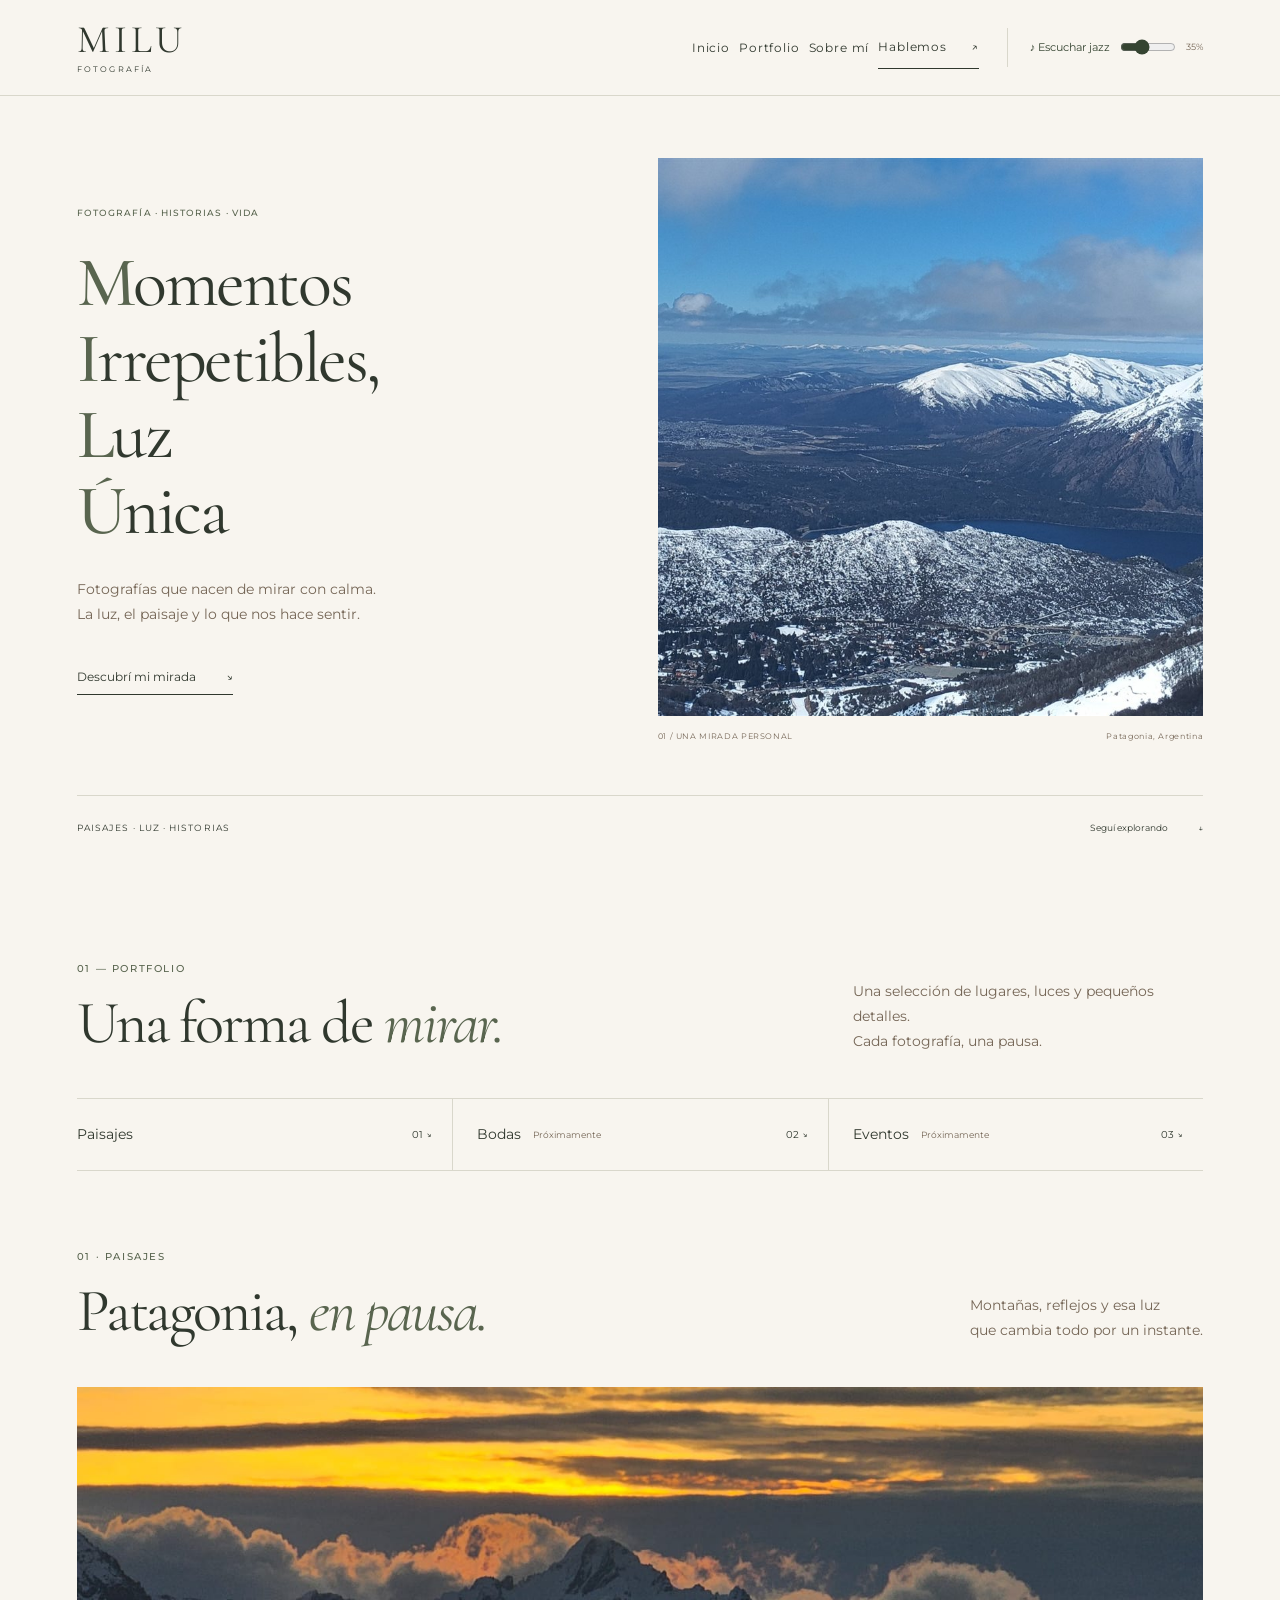
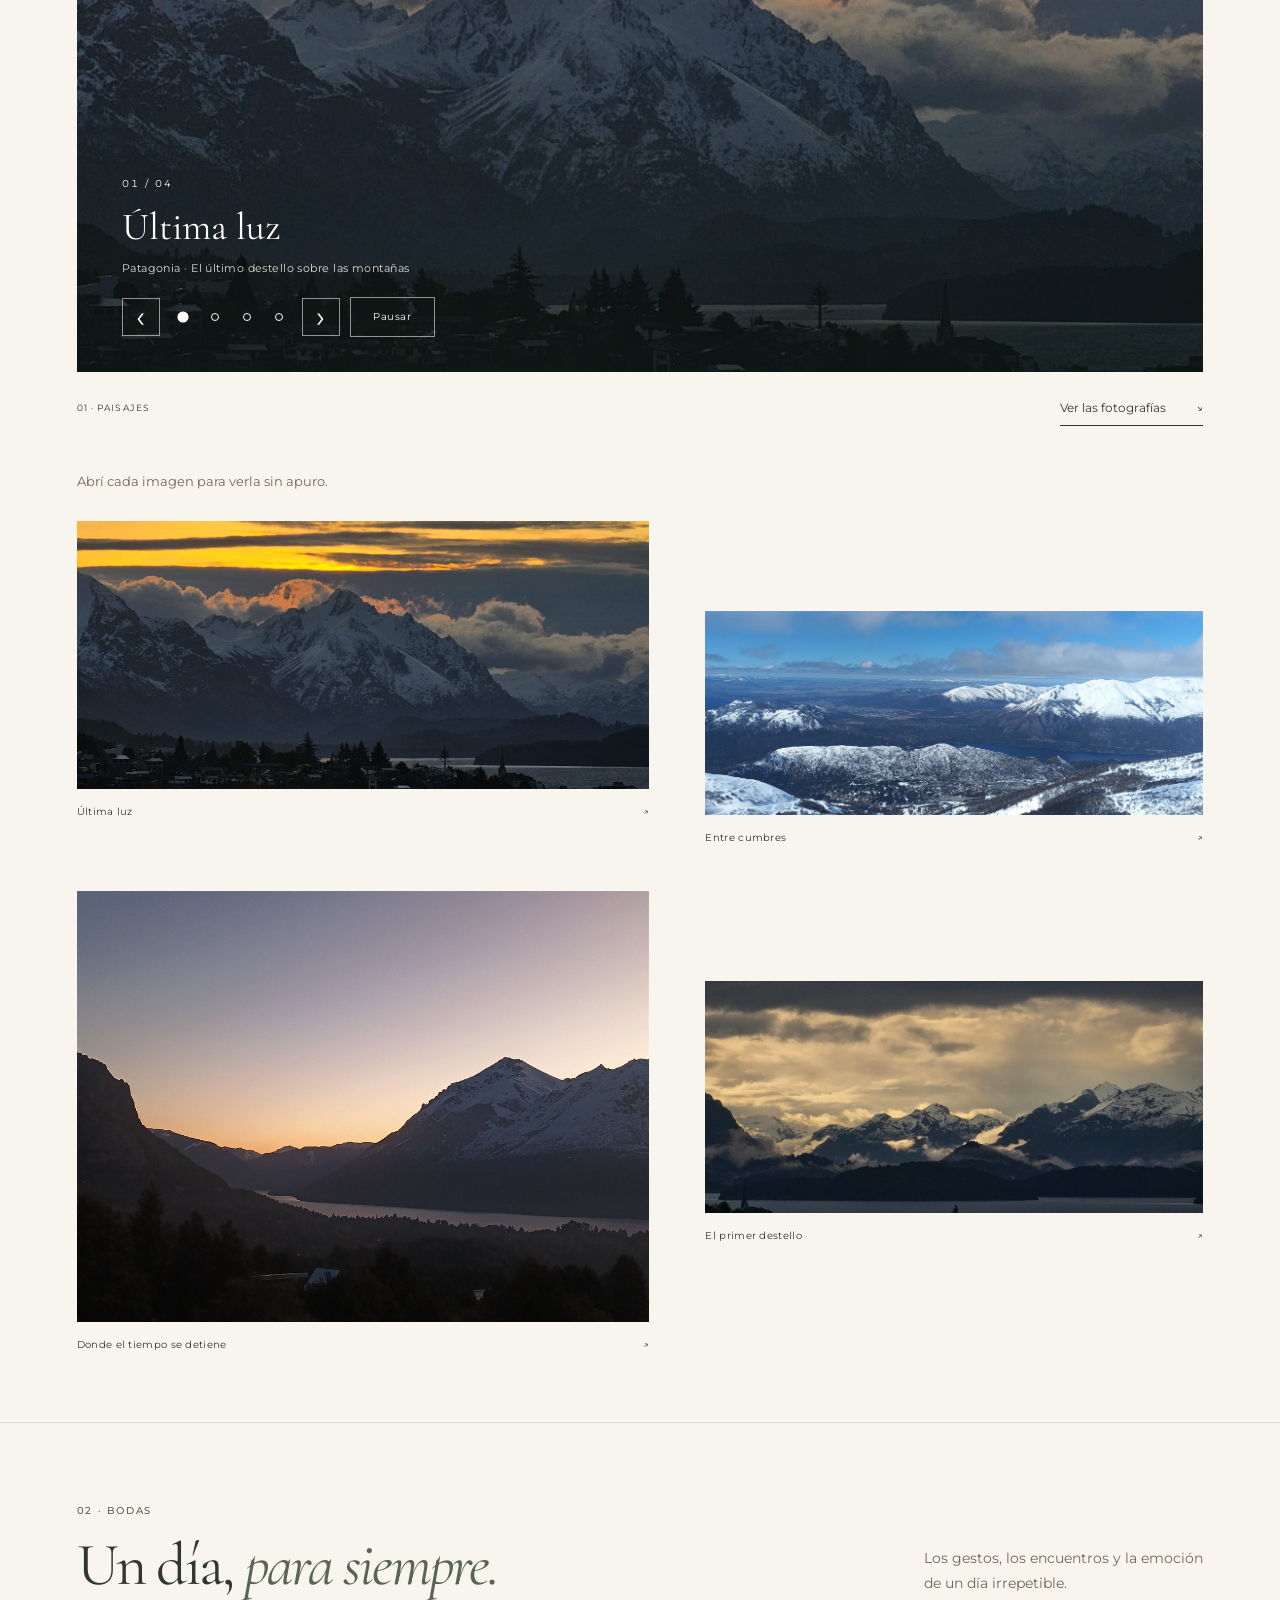
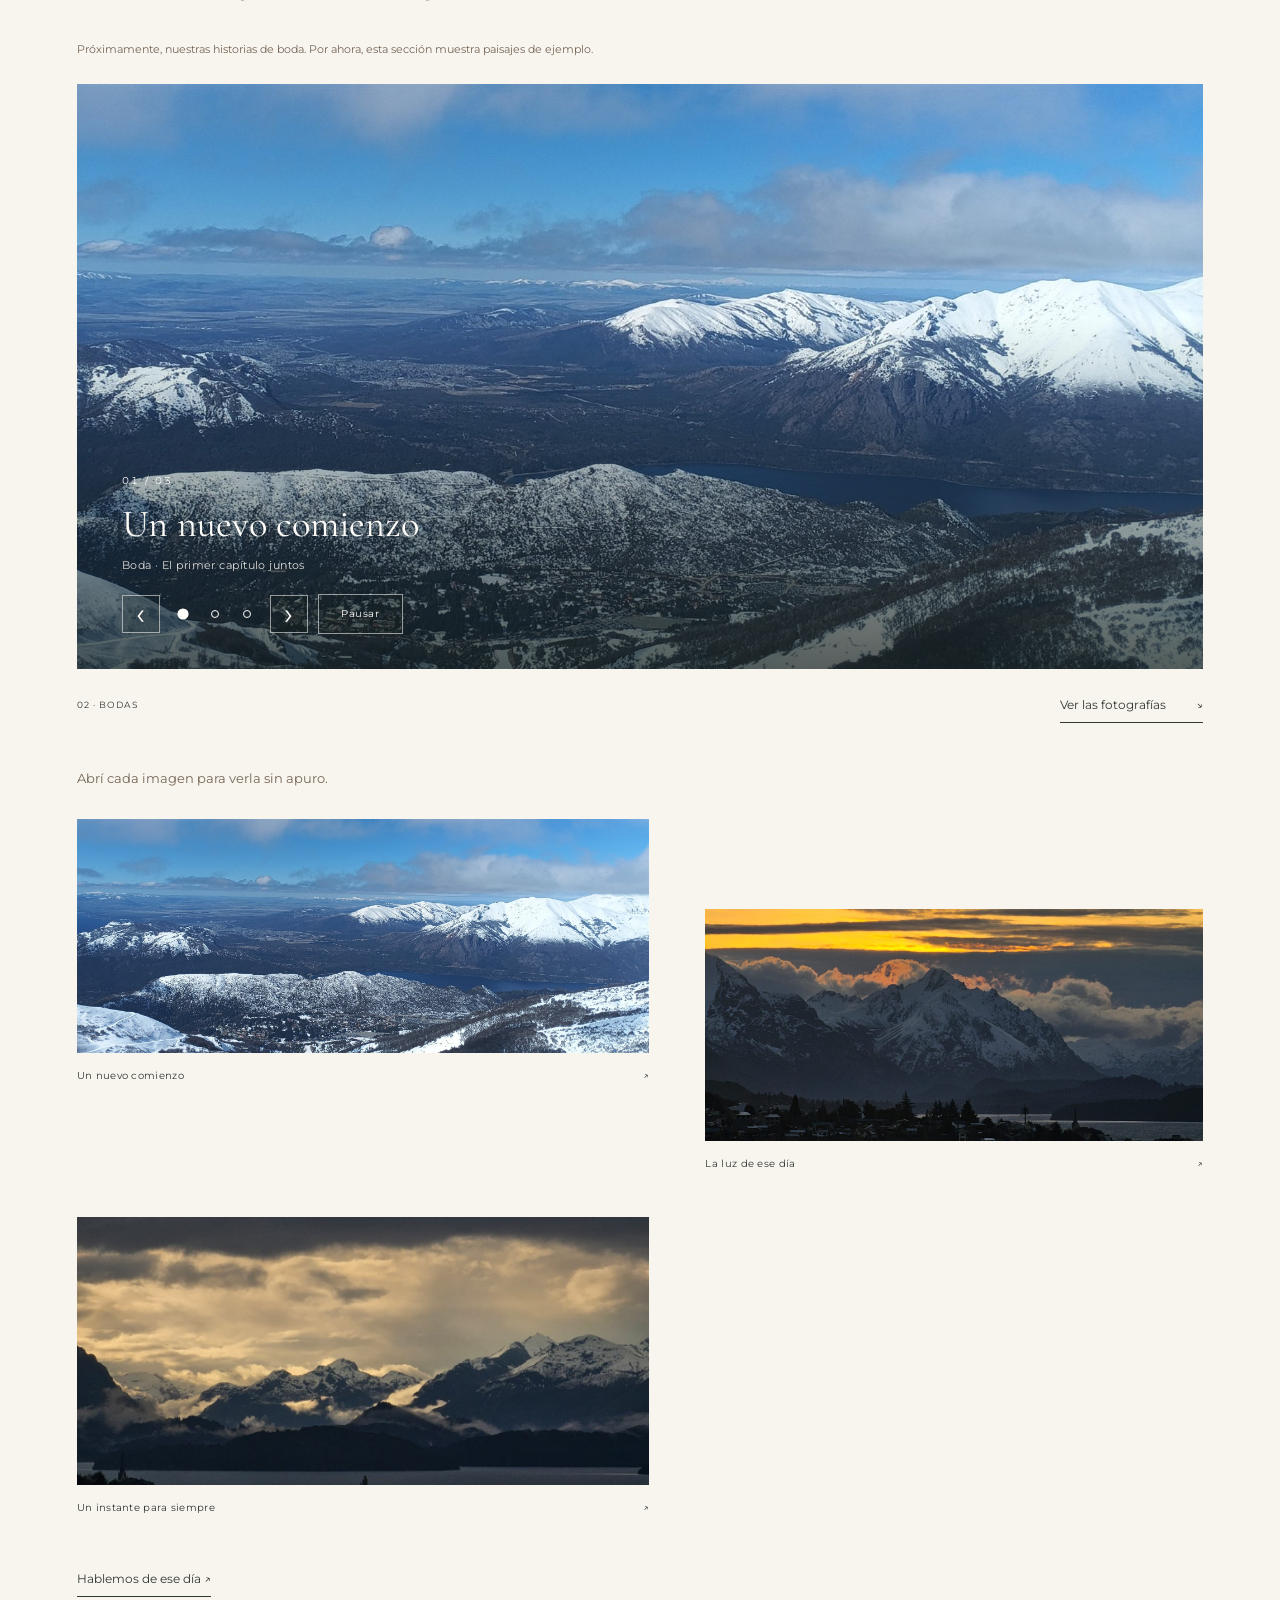
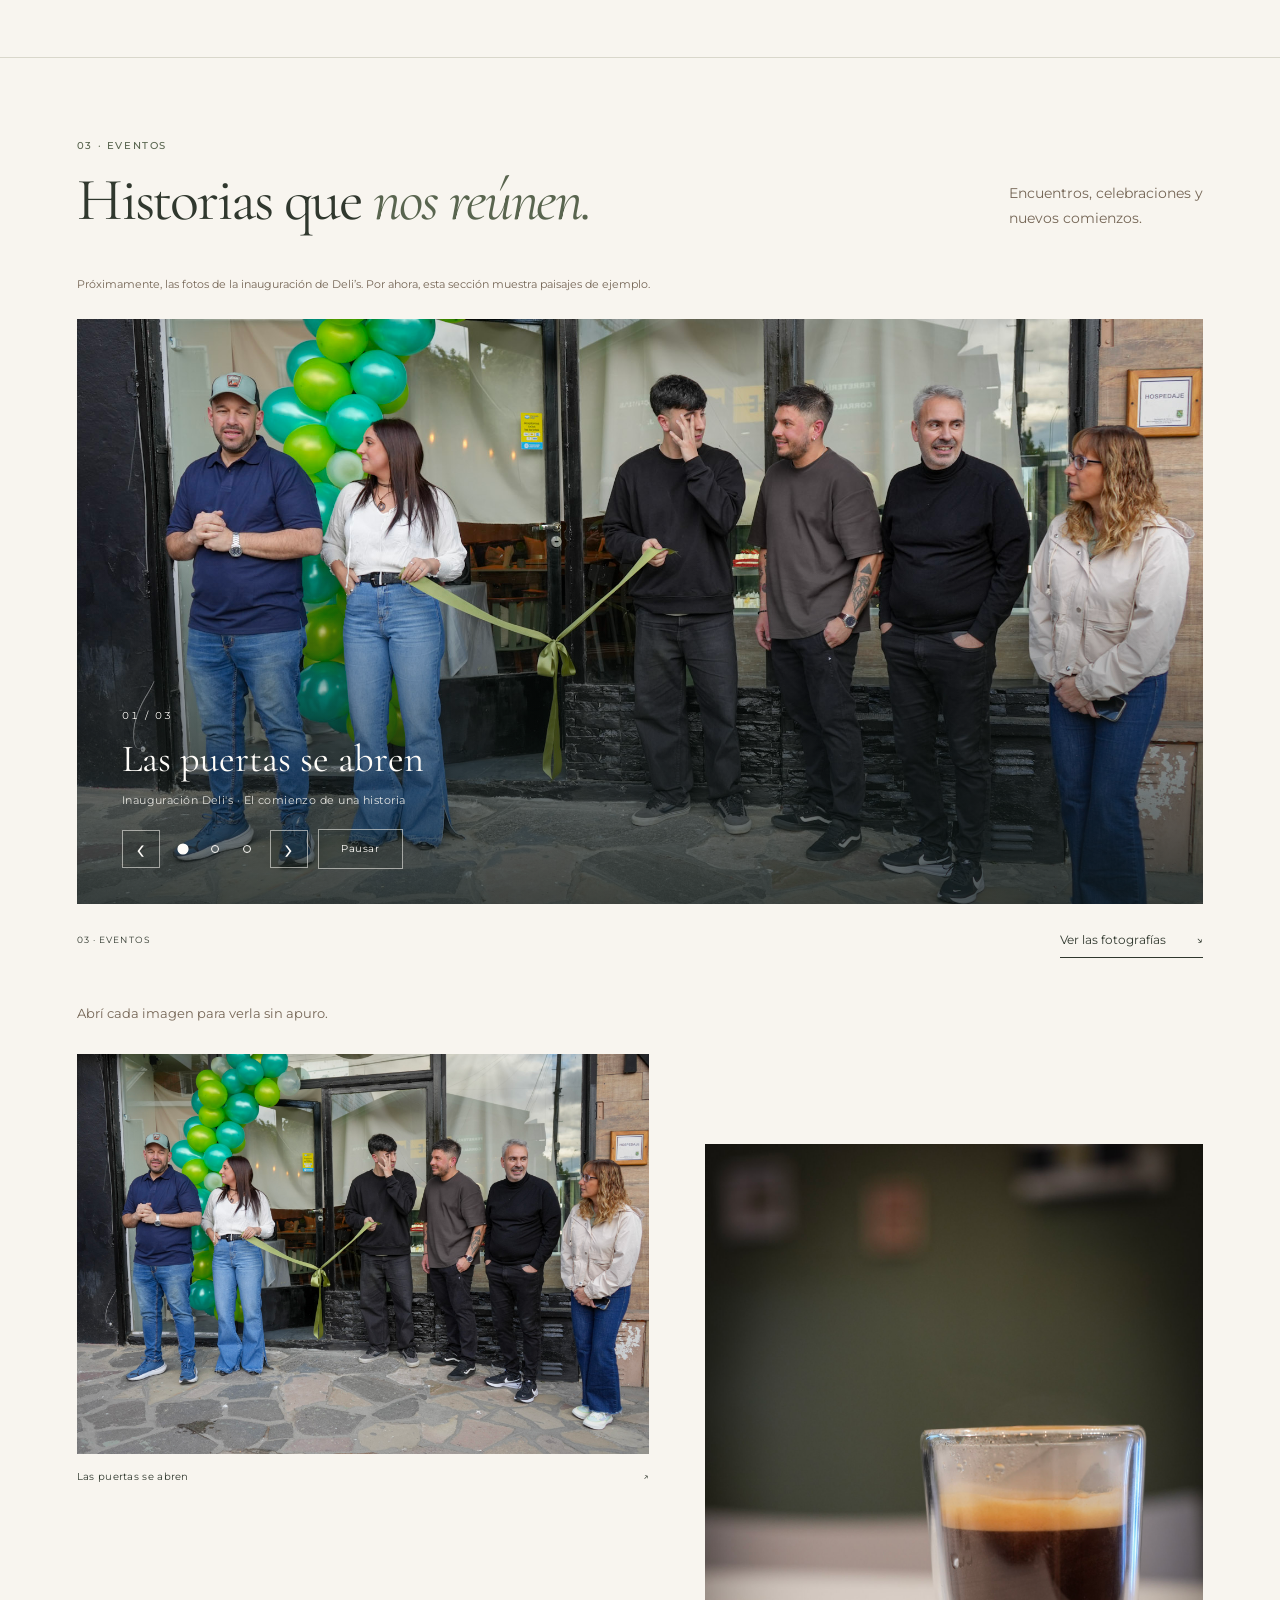
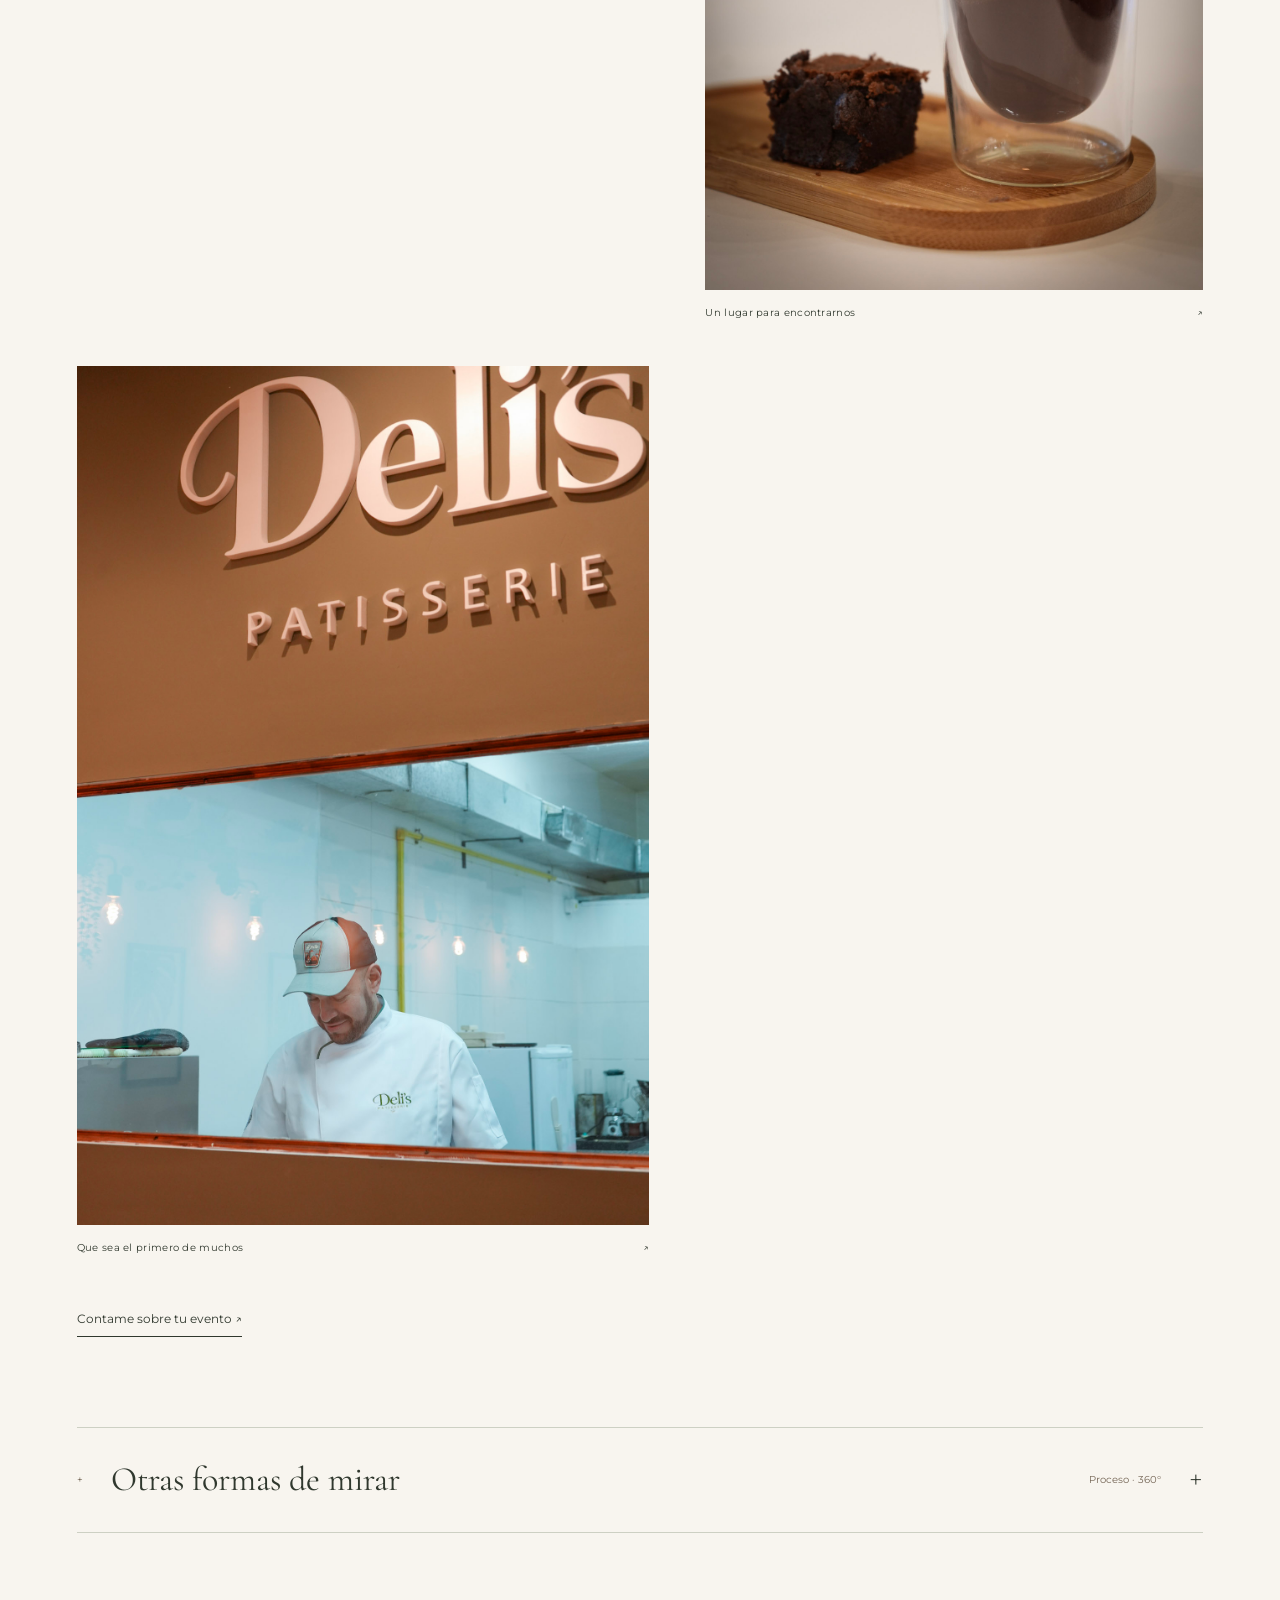
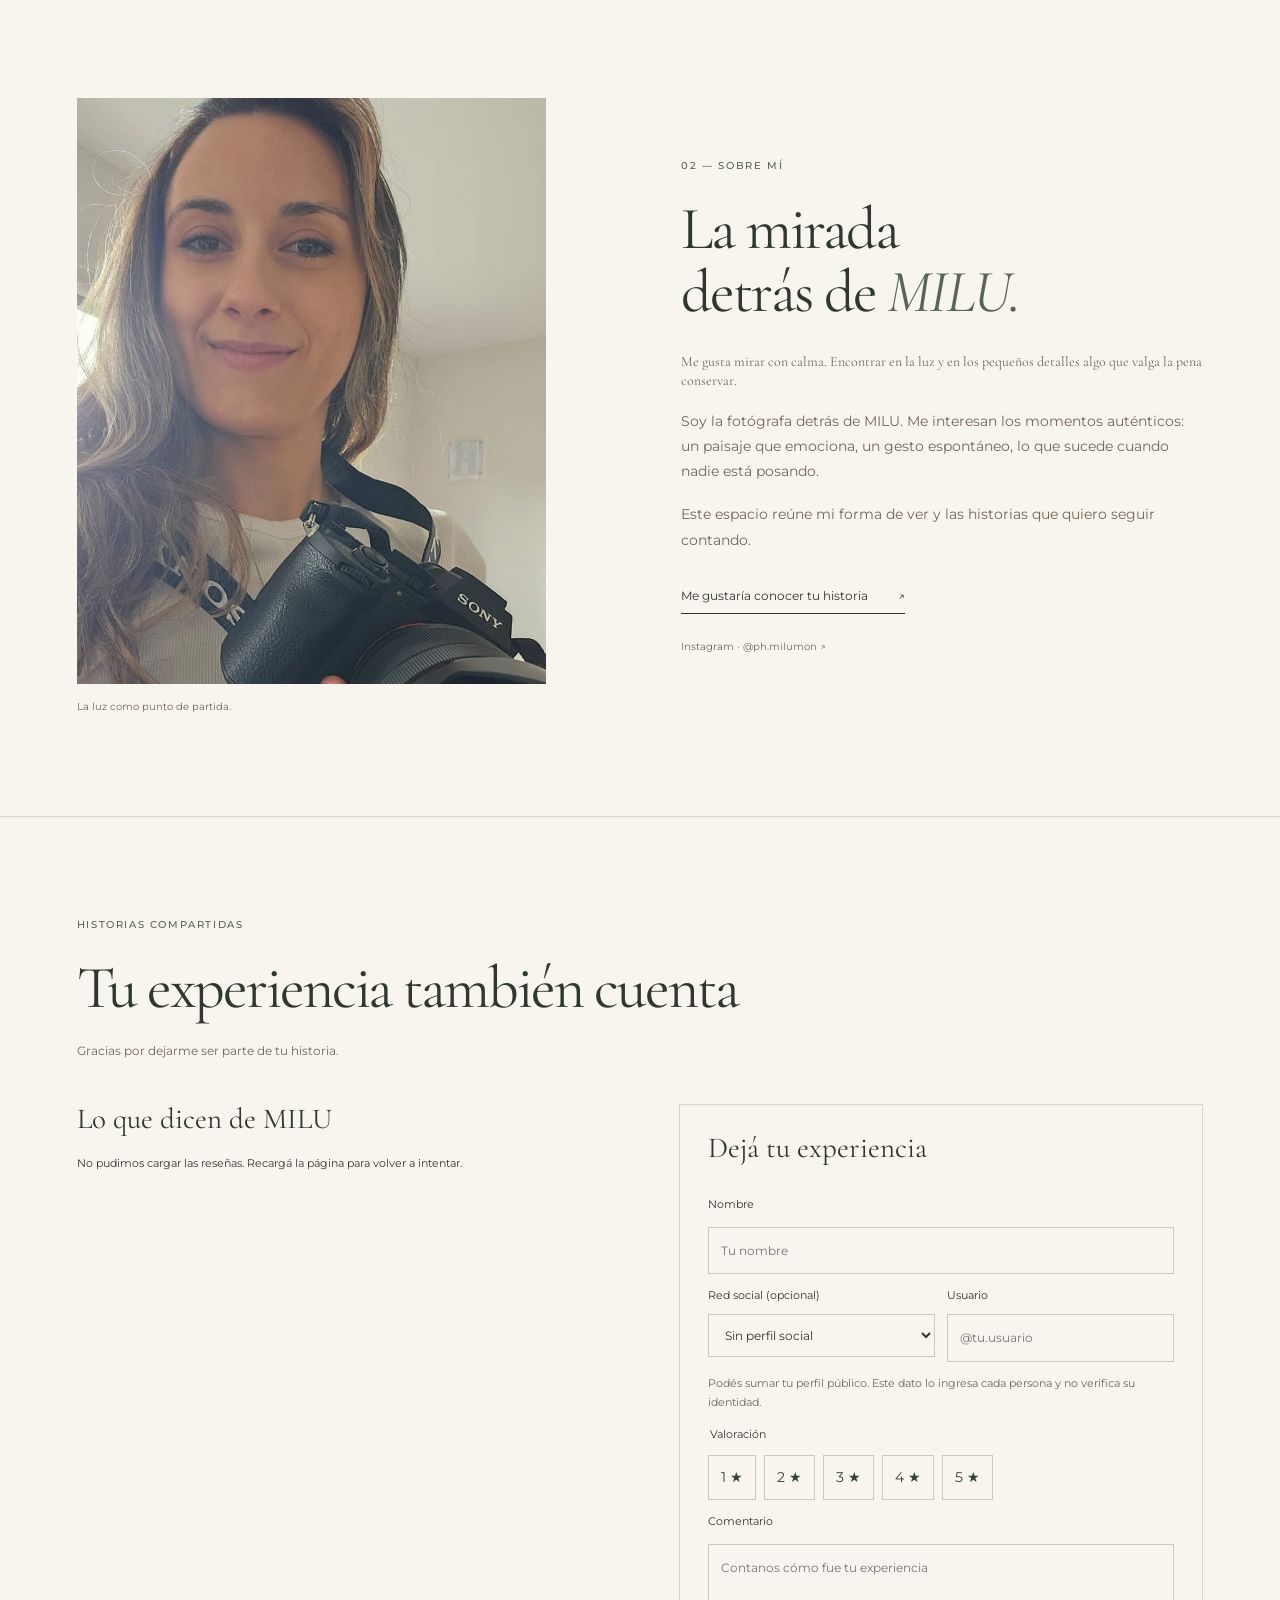
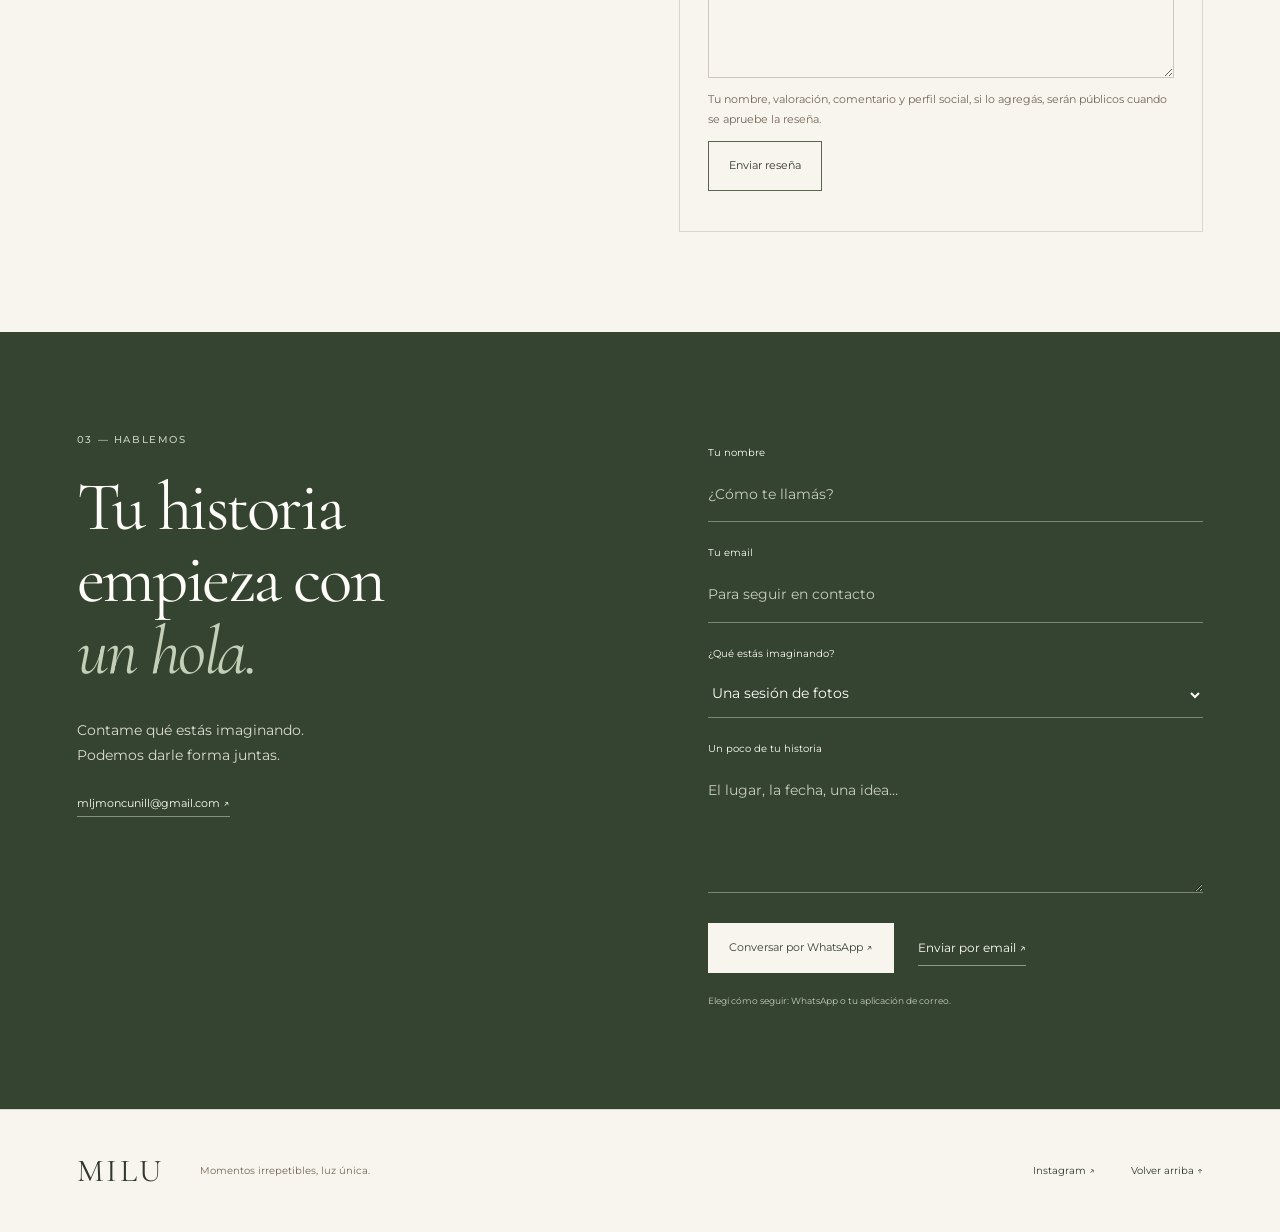
<file: index.html>
<!doctype html>
<html lang="es">
<head>
  <meta charset="utf-8"><meta name="viewport" content="width=device-width,initial-scale=1">
  <title>MILU · Fotografía e historias</title>
  <meta name="description" content="MILU · Una mirada a la luz, los paisajes y los momentos que queremos conservar. Explorá el portfolio y contame tu próxima historia.">
  <meta name="theme-color" content="#f8f5ef">
  <meta property="og:title" content="MILU · Fotografía e historias"><meta property="og:description" content="Momentos irrepetibles, luz única. Una selección de fotografías para mirar con calma."><meta property="og:type" content="website">
  <link rel="icon" href="assets/icons/favicon.svg">
  <link rel="preconnect" href="https://fonts.googleapis.com"><link rel="preconnect" href="https://fonts.gstatic.com" crossorigin>
  <link href="https://fonts.googleapis.com/css2?family=Cormorant+Garamond:ital,wght@0,400;0,500;0,600;1,400;1,500&family=Montserrat:wght@300;400;500;600&display=swap" rel="stylesheet">
  <link rel="stylesheet" href="css/style.css">
</head>
<body>
<a class="skip-link" href="#portfolio">Saltar al portfolio</a>
<header class="header">
  <a class="wordmark" href="#inicio" aria-label="MILU · Inicio">MILU<span>FOTOGRAFÍA</span></a>
  <button id="menu-toggle" class="menu-toggle" type="button" aria-label="Abrir menú" aria-controls="menu" aria-expanded="false">Menú <span aria-hidden="true">☰</span></button>
  <nav id="menu" class="nav" aria-label="Navegación principal"><a href="#inicio">Inicio</a><a href="#portfolio">Portfolio</a><a href="#acerca">Sobre mí</a><a class="nav-contact" href="#contacto">Hablemos <span aria-hidden="true">↗</span></a></nav>
  <div class="music-player"><button id="music-toggle" class="music" type="button" aria-label="Reproducir jazz" aria-pressed="false">♪ Escuchar jazz</button><label class="sr-only" for="music-volume">Volumen de música</label><input id="music-volume" type="range" min="0" max="1" value="0.35" step="0.05"><span id="volume-label">35%</span></div><audio id="music" loop preload="none"><source src="assets/music/jazz.mp3" type="audio/mpeg"></audio>
</header>
<main>
<section id="inicio" class="hero" aria-labelledby="hero-title">
  <div class="hero-copy"><p class="eyebrow">FOTOGRAFÍA · HISTORIAS · VIDA</p><h1 id="hero-title" class="milu-title" aria-label="Momentos Irrepetibles, Luz Única"><span><strong>M</strong>omentos</span><span><strong>I</strong>rrepetibles,</span><span><strong>L</strong>uz</span><span><strong>Ú</strong>nica</span></h1><p class="hero-intro">Fotografías que nacen de mirar con calma.<br>La luz, el paisaje y lo que nos hace sentir.</p><a class="text-link" href="#portfolio">Descubrí mi mirada <span aria-hidden="true">↘</span></a></div>
  <figure class="hero-figure"><img class="hero-img" src="assets/photos/gallery/display/image2.jpg" alt="Montañas nevadas y un lago bajo el cielo azul de Patagonia" fetchpriority="high" decoding="async"><figcaption><span>01 / UNA MIRADA PERSONAL</span><span>Patagonia, Argentina</span></figcaption></figure>
  <div class="hero-bottom"><span>PAISAJES · LUZ · HISTORIAS</span><a href="#portfolio" aria-label="Bajar al portfolio">Seguí explorando <span aria-hidden="true">↓</span></a></div>
</section>
<section id="portfolio" class="section portfolio-intro" aria-labelledby="portfolio-title">
  <div class="section-heading"><div><p class="eyebrow">01 — PORTFOLIO</p><h2 id="portfolio-title">Una forma de <em>mirar.</em></h2></div><p>Una selección de lugares, luces y pequeños detalles.<br>Cada fotografía, una pausa.</p></div>
  <nav class="specialties" aria-label="Explorar el portfolio"><a href="#fotografia">Paisajes <span>01 ↘</span></a><a href="#bodas">Bodas <small>Próximamente</small><span>02 ↘</span></a><a href="#delis">Eventos <small>Próximamente</small><span>03 ↘</span></a></nav>
</section>
<section id="fotografia" class="section collection-section" aria-labelledby="fotografia-title">
  <div class="collection-heading"><div><p class="eyebrow">01 · PAISAJES</p><h2 id="fotografia-title">Patagonia, <em>en pausa.</em></h2></div><p>Montañas, reflejos y esa luz<br>que cambia todo por un instante.</p></div>

  <div class="water-hero" data-collection="photography" data-effect="displacement-map" aria-label="Portada de fotografia"></div>
  <div class="collection-footer"><span>01 · PAISAJES</span><a href="#paisajes-fotos" class="text-link">Ver las fotografías <span aria-hidden="true">↘</span></a></div>
  <div id="paisajes-fotos" class="collection-photos"><p class="gallery-invitation">Abrí cada imagen para verla sin apuro.</p><div class="gallery" data-photo-collection="photography" aria-label="Fotografías de fotografia"></div></div>

</section>
<section id="bodas" class="section collection-section" aria-labelledby="bodas-title">
  <div class="collection-heading"><div><p class="eyebrow">02 · BODAS</p><h2 id="bodas-title">Un día, <em>para siempre.</em></h2></div><p>Los gestos, los encuentros y la emoción<br>de un día irrepetible.</p></div>
  <p class="collection-note">Próximamente, nuestras historias de boda. Por ahora, esta sección muestra paisajes de ejemplo.</p>
  <div class="water-hero" data-collection="weddings" aria-label="Portada de bodas"></div>
  <div class="collection-footer"><span>02 · BODAS</span><a href="#bodas-fotos" class="text-link">Ver las fotografías <span aria-hidden="true">↘</span></a></div>
  <div id="bodas-fotos" class="collection-photos"><p class="gallery-invitation">Abrí cada imagen para verla sin apuro.</p><div class="gallery" data-photo-collection="weddings" aria-label="Fotografías de bodas"></div></div>
  <a class="text-link collection-contact" href="#contacto" data-service="una boda">Hablemos de ese día ↗</a>
</section>
<section id="delis" class="section collection-section" aria-labelledby="delis-title">
  <div class="collection-heading"><div><p class="eyebrow">03 · EVENTOS</p><h2 id="delis-title">Historias que <em>nos reúnen.</em></h2></div><p>Encuentros, celebraciones y<br>nuevos comienzos.</p></div>
  <p class="collection-note">Próximamente, las fotos de la inauguración de Deli’s. Por ahora, esta sección muestra paisajes de ejemplo.</p>
  <div class="water-hero" data-collection="delis" data-effect="crosszoom" aria-label="Portada de delis"></div>
  <div class="collection-footer"><span>03 · EVENTOS</span><a href="#eventos-fotos" class="text-link">Ver las fotografías <span aria-hidden="true">↘</span></a></div>
  <div id="eventos-fotos" class="collection-photos"><p class="gallery-invitation">Abrí cada imagen para verla sin apuro.</p><div class="gallery" data-photo-collection="delis" aria-label="Fotografías de delis"></div></div>
  <a class="text-link collection-contact" href="#contacto" data-service="un evento">Contame sobre tu evento ↗</a>
</section>
<section class="section portfolio-extras" aria-label="Proceso y experiencias 360 grados">
<details class="project-details"><summary><span>+</span><h3>Otras formas de mirar</h3><span class="project-status">Proceso · 360°</span><span class="details-symbol" aria-hidden="true">+</span></summary><div class="project-body extra-work">
  <section id="proceso"><p class="eyebrow">EL PROCESO · MUESTRA ILUSTRADA</p><h3>De la toma a la imagen final.</h3><p>Deslizá para explorar el antes y después.</p><div class="compare"><img id="edited-img" alt="Muestra ilustrada de una imagen editada" loading="lazy"><div id="raw-wrap" class="raw-wrap"><img id="raw-img" alt="Muestra ilustrada de una imagen original" loading="lazy"></div><input id="compare-range" type="range" min="0" max="100" value="50" aria-label="Porcentaje de imagen original visible"></div></section>
  <section id="inmersivo"><p class="eyebrow">EXPLORAR EN 360°</p><h3>Dentro del paisaje.</h3><div class="immersive-grid"><article class="immersive-card"><img id="p360" alt="Muestra ilustrada de un panorama" loading="lazy"><div><span class="badge">PANORAMA · MUESTRA</span><h3>Otra perspectiva</h3></div></article><article class="immersive-card"><a class="video360-link" href="video360.html"><img id="v360-poster" alt="Vista previa del video 360°" loading="lazy"><div><span class="badge">VIDEO 360°</span><h3>Mirar alrededor ↗</h3></div></a></article></div></section>
</div></details>
</section>
<section id="acerca" class="section about-section" aria-labelledby="about-title"><figure class="about-photo-wrap"><img class="about-photo" src="assets/photos/gallery/display/ml.jpeg" alt="Paisaje de luz cálida de la colección MILU" loading="lazy" decoding="async"><figcaption>La luz como punto de partida.</figcaption></figure><div class="about-copy"><p class="eyebrow">02 — SOBRE MÍ</p><h2 id="about-title">La mirada<br>detrás de <em>MILU.</em></h2><p class="about-lead">Me gusta mirar con calma. Encontrar en la luz y en los pequeños detalles algo que valga la pena conservar.</p><p>Soy la fotógrafa detrás de MILU. Me interesan los momentos auténticos: un paisaje que emociona, un gesto espontáneo, lo que sucede cuando nadie está posando.</p><p>Este espacio reúne mi forma de ver y las historias que quiero seguir contando.</p><a class="text-link" href="#contacto">Me gustaría conocer tu historia <span aria-hidden="true">↗</span></a><a class="about-instagram" href="https://www.instagram.com/ph.milumon/" target="_blank" rel="noopener noreferrer">Instagram · @ph.milumon ↗</a></div></section>
<section id="resenas" class="section reviews-section" aria-labelledby="reviews-title">
  <div class="heading"><p class="eyebrow">HISTORIAS COMPARTIDAS</p><h2 id="reviews-title">Tu experiencia también cuenta</h2><p>Gracias por dejarme ser parte de tu historia.</p></div>
  <div class="reviews-layout">
    <div><h3>Lo que dicen de MILU</h3><p id="reviews-list-status" role="status">Cargando reseñas…</p><div id="reviews-list" class="reviews-list"></div></div>
    <form id="review-form" class="review-form" aria-labelledby="review-form-title">
      <h3 id="review-form-title">Dejá tu experiencia</h3>
      <label for="review-name">Nombre</label><input id="review-name" name="name" autocomplete="name" required minlength="2" maxlength="80" placeholder="Tu nombre">
      <div class="review-social-fields">
        <div><label for="review-network">Red social (opcional)</label><select id="review-network" name="social_network" aria-describedby="review-social-help"><option value="">Sin perfil social</option><option value="instagram">Instagram</option><option value="facebook">Facebook</option><option value="x">X</option></select></div>
        <div><label for="review-username">Usuario</label><input id="review-username" name="social_username" maxlength="51" placeholder="@tu.usuario" autocapitalize="none" spellcheck="false" aria-describedby="review-social-help"></div>
      </div>
      <p id="review-social-help" class="review-note">Podés sumar tu perfil público. Este dato lo ingresa cada persona y no verifica su identidad.</p>
      <fieldset class="review-rating"><legend>Valoración</legend><div class="rating-options">
        <label><input type="radio" name="rating" value="1" required><span>1 ★</span></label>
        <label><input type="radio" name="rating" value="2"><span>2 ★</span></label>
        <label><input type="radio" name="rating" value="3"><span>3 ★</span></label>
        <label><input type="radio" name="rating" value="4"><span>4 ★</span></label>
        <label><input type="radio" name="rating" value="5"><span>5 ★</span></label>
      </div></fieldset>
      <label for="review-comment">Comentario</label><textarea id="review-comment" name="comment" rows="5" required minlength="10" maxlength="2000" placeholder="Contanos cómo fue tu experiencia"></textarea>
      <div class="review-trap" aria-hidden="true"><label for="review-website">Sitio web</label><input id="review-website" name="website" tabindex="-1" autocomplete="off"></div>
      <p class="review-note">Tu nombre, valoración, comentario y perfil social, si lo agregás, serán públicos cuando se apruebe la reseña.</p>
      <button id="review-submit" class="btn" type="submit" disabled>Enviar reseña</button>
      <p id="review-status" role="status" aria-live="polite"></p>
      <noscript>Activá JavaScript para enviar y leer reseñas.</noscript>
    </form>
  </div>
</section>

<section id="contacto" class="section contact" aria-labelledby="contact-title"><div><p class="eyebrow">03 — HABLEMOS</p><h2 id="contact-title">Tu historia<br>empieza con<br><em>un hola.</em></h2><p>Contame qué estás imaginando.<br>Podemos darle forma juntas.</p><a class="contact-direct" href="mailto:mljmoncunill@gmail.com">mljmoncunill@gmail.com ↗</a></div>
<div class="form"><label for="name">Tu nombre</label><input id="name" autocomplete="name" placeholder="¿Cómo te llamás?"><label for="email">Tu email</label><input id="email" type="email" autocomplete="email" placeholder="Para seguir en contacto"><label for="service">¿Qué estás imaginando?</label><select id="service"><option value="una sesión de fotos">Una sesión de fotos</option><option value="una boda">Una boda</option><option value="un evento">Un evento</option><option value="fotografía de paisajes">Fotografía de paisajes</option><option value="otro proyecto">Otro proyecto</option></select><label for="message">Un poco de tu historia</label><textarea id="message" rows="4" placeholder="El lugar, la fecha, una idea…"></textarea><div class="contact-actions"><button id="wa" class="btn btn-primary" type="button">Conversar por WhatsApp ↗</button><button id="mail" class="text-link" type="button">Enviar por email ↗</button></div><p class="form-note">Elegí cómo seguir: WhatsApp o tu aplicación de correo.</p></div></section>
</main>
<footer class="footer"><a class="footer-brand" href="#inicio">MILU</a><p>Momentos irrepetibles, luz única.</p><a href="https://www.instagram.com/ph.milumon/" target="_blank" rel="noopener noreferrer">Instagram ↗</a><a href="#inicio">Volver arriba ↑</a></footer>
<a class="mobile-contact" href="#contacto">Contame tu historia <span aria-hidden="true">↗</span></a>
<dialog id="photo-modal" class="modal" aria-labelledby="photo-title"><div class="modal-box"><button class="close-modal" type="button" aria-label="Cerrar fotografía">×</button><div class="modal-image-wrap"><img alt=""><button class="modal-prev" type="button" aria-label="Fotografía anterior">‹</button><button class="modal-next" type="button" aria-label="Fotografía siguiente">›</button></div><div class="modal-copy"><span class="modal-count"></span><div><h2 id="photo-title"></h2><p class="story"></p></div><details class="photo-details"><summary>Detalles de la toma</summary><p class="exif"></p></details></div></div></dialog>
<script src="js/content.js"></script><script src="js/main.js"></script><script src="js/water-gallery.js"></script><script src="js/supabase-config.js"></script><script src="js/reviews.js"></script>
</body></html>
</file>
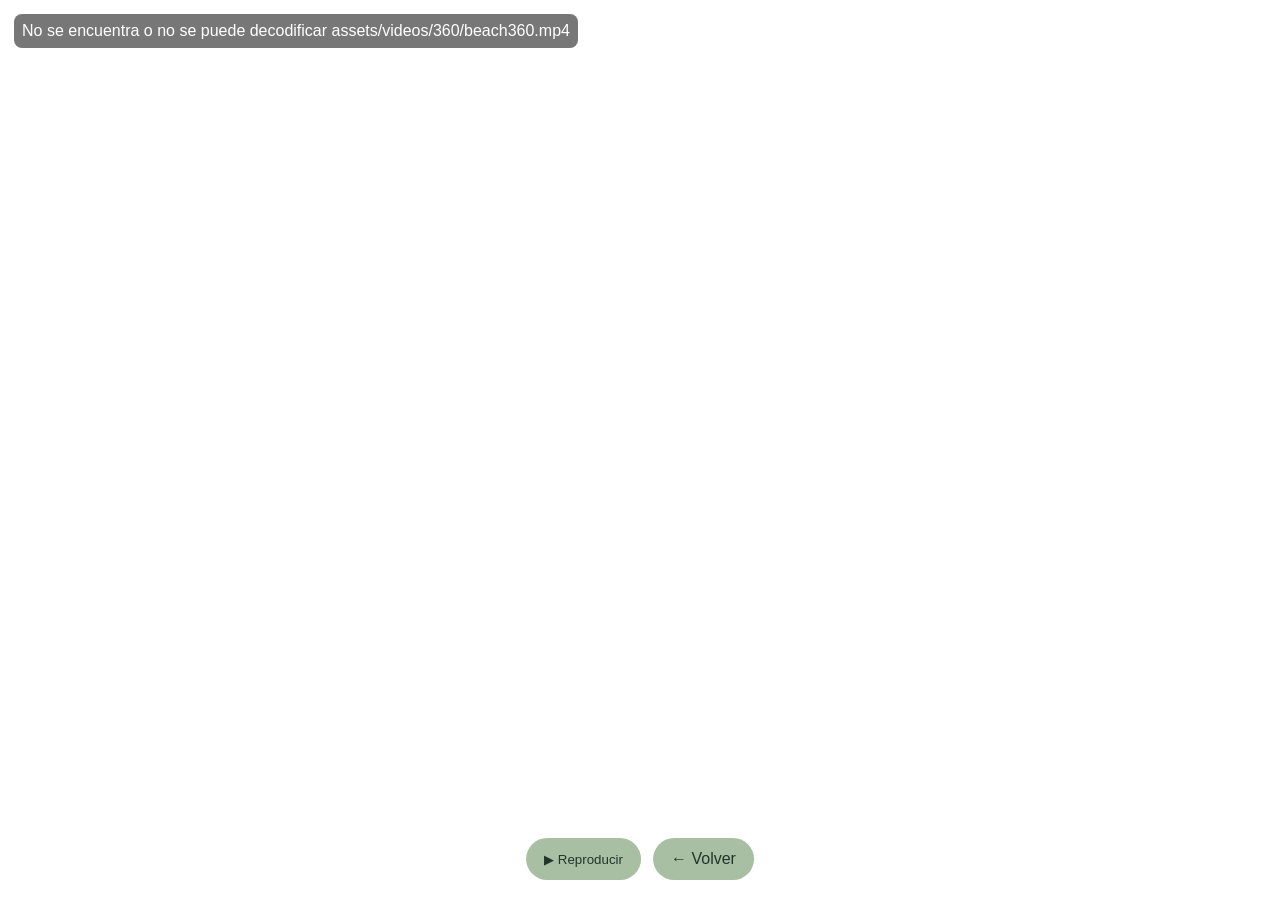
<file: video360.html>
<!doctype html><html lang="es"><head><meta charset="utf-8"><meta name="viewport" content="width=device-width, initial-scale=1"><title>MILU · Playa 360°</title><script src="https://aframe.io/releases/1.7.1/aframe.min.js"></script><style>body{margin:0;font-family:Arial,sans-serif}#controls{position:fixed;bottom:20px;left:50%;transform:translateX(-50%);z-index:1000;display:flex;gap:12px}button,a{background:#a8bfa3;border:0;border-radius:24px;padding:12px 18px;color:#23352b;text-decoration:none;cursor:pointer;white-space:nowrap}#status{position:fixed;top:14px;left:14px;z-index:1000;color:white;background:#0008;padding:8px;border-radius:8px}</style></head><body><div id="status">Arrastrá para mirar alrededor. Tocá Reproducir.</div><a-scene><a-assets timeout="60000"><video id="beach-video" src="assets/videos/360/beach360.mp4" crossorigin="anonymous" playsinline webkit-playsinline preload="metadata" loop></video></a-assets><a-videosphere src="#beach-video"></a-videosphere><a-camera look-controls="touchEnabled: true; mouseEnabled: true"></a-camera></a-scene><div id="controls"><button id="play">▶ Reproducir</button><a href="index.html#inmersivo">← Volver</a></div><script>const video=document.getElementById('beach-video'),button=document.getElementById('play'),status=document.getElementById('status');button.addEventListener('click',async()=>{try{if(video.paused)await video.play();else video.pause()}catch(e){status.textContent='No se pudo reproducir beach360.mp4. Revisá el archivo y su codificación (H.264).';console.error(e)}});video.addEventListener('play',()=>button.textContent='❚❚ Pausar');video.addEventListener('pause',()=>button.textContent='▶ Reproducir');video.addEventListener('error',()=>status.textContent='No se encuentra o no se puede decodificar assets/videos/360/beach360.mp4');</script></body></html>
</file>
<file: css/style.css>
/* MILU · Portfolio editorial */
:root{--cream:#f8f5ef;--cream2:#e6e0d5;--sage:#e1e5db;--sage-mid:#afb9a4;--forest:#59654f;--forest-deep:#354431;--peach:#efdfce;--terracotta:#9b674f;--dark:#30382e;--white:#fffdf9;--brown:#756656;--line:#d9d7cb;--gutter:clamp(24px,6vw,100px)}
*{box-sizing:border-box}html{scroll-behavior:smooth}body{margin:0;background:var(--cream);color:var(--dark);font:400 14px/1.8 Montserrat,Arial,sans-serif}body:has(dialog[open]){overflow:hidden}img,video{max-width:100%}button,input,textarea,select{font:inherit;color:inherit}button,a,input,textarea,select,summary{-webkit-tap-highlight-color:transparent}a{color:inherit;text-decoration:none}button,summary{cursor:pointer}button{border-radius:0}h1,h2,h3,p,figure{margin:0}h1,h2,h3{font-family:"Cormorant Garamond",Georgia,serif;font-weight:400;line-height:1.04}h1{font-size:clamp(62px,6.9vw,112px);letter-spacing:-.045em}h2{font-size:clamp(44px,4.7vw,76px);letter-spacing:-.035em}h3{font-size:34px}em{font-weight:400;color:var(--forest)}p+p{margin-top:18px}:focus-visible{outline:2px solid var(--forest-deep);outline-offset:5px}.sr-only{position:absolute;width:1px;height:1px;padding:0;margin:-1px;overflow:hidden;clip-path:inset(50%);white-space:nowrap}.skip-link{position:fixed;z-index:100;top:-80px;left:20px;padding:12px;background:var(--white)}.skip-link:focus{top:12px}
.header{height:96px;padding:0 var(--gutter);display:flex;align-items:center;justify-content:space-between;border-bottom:1px solid var(--line);background:var(--cream)}.wordmark{font-family:"Cormorant Garamond",Georgia,serif;font-size:39px;letter-spacing:.1em;line-height:.85}.wordmark span{display:block;font-family:Montserrat,Arial,sans-serif;font-size:8px;letter-spacing:.27em;margin-top:10px}.nav{display:flex;align-items:center;gap:38px}.nav a{font-size:11px;letter-spacing:.07em;padding:10px 0}.nav a:hover{color:var(--terracotta)}.nav .nav-contact{border-bottom:1px solid var(--dark)}.nav-contact span{margin-left:20px}.menu-toggle{display:none;background:none;border:0;font-size:12px}
.hero{padding:62px var(--gutter) 24px;display:grid;grid-template-columns:1fr 1.04fr;gap:0 5%;align-items:center}.eyebrow{font-size:10px;line-height:1.6;letter-spacing:.16em;font-weight:500;color:var(--forest);margin-bottom:24px}.hero-copy{padding:35px 0}.hero .eyebrow{font-size:9px;letter-spacing:.12em}.hero-intro{font-size:13px;margin:28px 0 32px;color:var(--brown)}.text-link{display:inline-flex;align-items:center;gap:30px;padding:8px 0;border:0;border-bottom:1px solid var(--dark);background:none;font-size:11px;line-height:1.6}.text-link:hover{color:var(--terracotta);border-color:var(--terracotta)}.hero-img{width:100%;height:clamp(420px,62vh,760px);object-fit:cover;display:block}.hero-figure figcaption{display:flex;justify-content:space-between;gap:12px;font-size:8px;letter-spacing:.08em;margin-top:13px;color:var(--brown)}.hero-bottom{grid-column:1/-1;display:flex;justify-content:space-between;border-top:1px solid var(--line);padding:24px 0 0;margin-top:52px;font-size:9px;letter-spacing:.12em}.hero-bottom a{letter-spacing:0}.hero-bottom a span{margin-left:28px}
.section{padding:100px var(--gutter)}.section-heading,.collection-heading{display:flex;align-items:end;justify-content:space-between;gap:35px;margin-bottom:44px}.section-heading>p,.collection-heading>p{font-size:12px;color:var(--brown);max-width:350px}.section-heading .eyebrow,.collection-heading .eyebrow{margin-bottom:15px}.portfolio-intro{padding-bottom:36px}.specialties{display:grid;grid-template-columns:repeat(3,1fr);border-top:1px solid var(--line)}.specialties a{padding:23px 20px 23px 0;border-bottom:1px solid var(--line);font-size:14px;display:flex;align-items:center;gap:12px}.specialties a+a{padding-left:24px;border-left:1px solid var(--line)}.specialties span{font-size:10px;margin-left:auto}.specialties small{font-size:9px;color:var(--brown)}.specialties a:hover{color:var(--terracotta)}.collection-section{padding-top:42px;padding-bottom:60px}.collection-footer{display:flex;align-items:center;justify-content:space-between;gap:20px;margin-top:18px}.collection-footer>span{font-size:9px;letter-spacing:.12em}.gallery-section{padding-top:65px}.filters{display:flex;gap:24px;margin-bottom:28px;flex-wrap:wrap}.filters button{font-size:10px;letter-spacing:.05em;border:0;border-bottom:1px solid transparent;background:none;padding:8px 0}.filters button.active{border-color:var(--dark)}.gallery{display:grid;grid-template-columns:1.15fr 1fr;gap:44px 5%;align-items:start}.photo-card{background:none;border:0;text-align:left;padding:0;width:100%;min-width:0}.photo-card:nth-child(even){margin-top:90px}.photo-card img{display:block;width:100%;height:auto}.photo-card>span{display:flex;justify-content:space-between;font-size:10px;letter-spacing:.03em;margin-top:14px}.photo-card:hover>span{text-decoration:underline;text-underline-offset:4px}.gallery-empty{padding:30px 0;color:var(--brown)}
.stories-section{border-top:1px solid var(--line)}.stories-grid{display:grid;grid-template-columns:1fr 1fr;gap:5%}.story-card{min-width:0}.story-card button{border:0;background:none;padding:0;text-align:left;width:100%}.story-card img{width:100%;aspect-ratio:3/2;object-fit:cover;display:block}.story-card small{display:block;font-size:9px;letter-spacing:.12em;color:var(--brown);margin:20px 0 12px}.story-card p{font-size:12px;max-width:440px;color:var(--brown);margin:14px 0}.story-card .text-link{margin-top:4px}.future-work{background:#eeeee6}.project-details{border-top:1px solid #cdd0c3;scroll-margin-top:20px}.project-details:last-child{border-bottom:1px solid #cdd0c3}.project-details>summary{display:flex;align-items:center;gap:28px;padding:30px 0;list-style:none}.project-details>summary::-webkit-details-marker{display:none}.project-details>summary>span:first-child{font-size:10px;color:var(--brown)}.project-status{margin-left:auto;font-size:10px;color:var(--brown)}.details-symbol{font-size:24px;font-weight:300}.project-details[open] .details-symbol{transform:rotate(45deg)}.project-body{padding:0 0 35px}.project-body>.text-link{margin-top:20px}.collection-note{margin:0 0 24px!important}.extra-work{display:grid;gap:65px}.extra-work h3{margin-bottom:20px}.extra-work .eyebrow{margin-top:10px}.extra-work>section>p:not(.eyebrow){font-size:12px;margin-bottom:20px}.compare{position:relative;width:100%;height:clamp(240px,45vw,560px);overflow:hidden;background:var(--cream2)}.compare>img,.raw-wrap img{position:absolute;inset:0;width:100%;height:100%;object-fit:cover}.raw-wrap{position:absolute;inset:0 auto 0 0;width:50%;overflow:hidden;border-right:2px solid white}.raw-wrap img{width:calc(100vw - var(--gutter)*2);max-width:none}.compare input{position:absolute;inset:0;width:100%;height:100%;margin:0;opacity:0;cursor:ew-resize}.compare:focus-within{outline:2px solid var(--forest-deep);outline-offset:4px}.immersive-grid,.video-grid{display:grid;grid-template-columns:1fr 1fr;gap:24px}.immersive-card img,.video-card img{width:100%;aspect-ratio:16/10;object-fit:cover;display:block}.immersive-card>div,.immersive-card a>div{padding-top:16px}.badge{font-size:9px;letter-spacing:.1em;color:var(--forest)}.immersive-card h3,.video-card h3{font-size:28px;margin:12px 0}.video-card p{font-size:12px;color:var(--brown)}
.about-section{display:grid;grid-template-columns:.9fr 1fr;gap:12%;align-items:center}.about-photo{width:100%;aspect-ratio:4/5;object-fit:cover;display:block}.about-photo-wrap figcaption{font-size:10px;color:var(--brown);margin-top:14px}.about-copy h2{margin-bottom:30px}.about-copy p:not(.eyebrow){font-size:12px;color:var(--brown)}.about-copy .about-lead{font-family:"Cormorant Garamond",Georgia,serif;font-size:26px;line-height:1.35;color:var(--dark)}.about-copy .text-link{margin-top:25px}.about-instagram{display:block;font-size:10px;color:var(--brown);margin-top:24px}
.contact{display:grid;grid-template-columns:1fr 1fr;gap:12%;background:var(--forest-deep);color:var(--white)}.contact em{color:#c4cfb8}.contact .eyebrow{color:#c4cfb8}.contact h2{font-size:clamp(54px,5.4vw,86px)}.contact h2+p{font-size:12px;color:#dddcd1;margin:30px 0 22px}.contact-direct{font-size:11px;border-bottom:1px solid #86907f;padding-bottom:6px}.form{display:grid;gap:10px;align-content:center}.form label{font-size:10px;margin-top:12px}.form input,.form textarea,.form select{width:100%;min-width:0;background:transparent;border:0;border-bottom:1px solid #7b8774;border-radius:0;padding:10px 0 14px;color:var(--white);font-size:12px}.form input::placeholder,.form textarea::placeholder{color:#c8cdbf}.form select option{background:var(--forest-deep)}.contact :focus-visible{outline-color:#d4dfc8}.contact-actions{display:flex;align-items:center;gap:24px;flex-wrap:wrap;margin-top:20px}.btn{display:inline-block;border:1px solid var(--forest);background:none;padding:14px 20px;font-size:11px;cursor:pointer}.btn-primary{background:var(--cream);border-color:var(--cream);color:var(--forest-deep)}.btn-primary:hover{background:#dce3d3}.contact .text-link{color:var(--white);border-color:#8f9987}.form-note{font-size:9px;color:#c4cbbb;margin-top:10px}.music-player{display:flex;align-items:center;gap:10px;margin-top:32px}.music{border:0;background:none;color:#d4dccb;padding:10px 0;font-size:10px}.music-player input{width:65px;accent-color:#b6c5a7}.music-player span{font-size:9px;color:#c4cbbb}.footer{padding:32px var(--gutter);display:flex;align-items:center;gap:36px;border-top:1px solid var(--line);font-size:10px}.footer-brand{font-family:"Cormorant Garamond",Georgia,serif;font-size:32px;letter-spacing:.08em}.footer p{margin-right:auto;color:var(--brown)}.mobile-contact{display:none}
.modal{border:0;padding:0;width:min(1240px,94vw);max-width:none;max-height:94dvh;overflow:auto;background:var(--cream);color:var(--dark)}.modal::backdrop{background:rgba(19,25,19,.9)}.modal-box{position:relative}.close-modal{position:absolute;z-index:2;right:12px;top:10px;background:var(--cream);border:0;width:42px;height:42px;font-size:28px}.modal-image-wrap{position:relative;background:#1f251f}.modal-image-wrap img{display:block;width:100%;height:68dvh;object-fit:contain}.modal-prev,.modal-next{position:absolute;top:45%;border:0;background:var(--cream);width:40px;height:48px;font-size:30px}.modal-prev{left:10px}.modal-next{right:10px}.modal-copy{padding:24px 32px;display:flex;gap:26px;align-items:baseline}.modal-copy h2{font-size:32px}.modal-copy .story{font-size:12px;margin-top:8px}.modal-count{font-size:10px;white-space:nowrap;color:var(--brown)}.photo-details{margin-left:auto;font-size:10px;min-width:120px}.photo-details p{margin-top:10px}

/* Collection covers share the site's natural palette. */
section[id]{scroll-margin-top:95px}
.water-hero{position:relative;isolation:isolate;overflow:hidden;min-height:540px;height:70vh;max-height:820px;background:var(--forest-deep);color:var(--white)}
.water-image,.water-canvas{position:absolute;inset:0;width:100%;height:100%;object-fit:cover;display:block}
.water-canvas{opacity:0;pointer-events:none}.water-hero.webgl-ready .water-canvas{opacity:1}
.water-hero::after{content:"";position:absolute;inset:0;z-index:1;pointer-events:none;background:linear-gradient(180deg,rgba(15,25,23,.05) 35%,rgba(15,25,23,.78))}
.water-copy{position:absolute;z-index:2;inset:auto 6% 9%;display:flex;align-items:end;justify-content:space-between;gap:28px}
.water-copy h3{font-size:clamp(2.3rem,4.5vw,4.8rem);line-height:1.05;max-width:700px;margin:12px 0}
.water-counter{font-size:.7rem;letter-spacing:.2em;font-variant-numeric:tabular-nums}
.water-next{flex-shrink:0;color:var(--white);border:1px solid rgba(255,253,247,.6);background:rgba(255,253,247,.08);padding:15px 22px;cursor:pointer;backdrop-filter:blur(8px)}
.water-next:hover{background:rgba(255,253,247,.2)}.water-next:disabled{opacity:.55;cursor:wait}.water-next:focus-visible{outline:3px solid var(--peach);outline-offset:5px}.water-next span{margin-left:20px}
.collection-note{font-size:.72rem;color:var(--brown);margin-top:16px}
@media(max-width:1400px) and (min-width:1181px){.nav{gap:9px}.nav a{font-size:.58rem}.music-player input{width:45px}}
@media(max-width:600px){.water-hero{height:65svh;min-height:420px}.water-copy{inset:auto 7% 7%;align-items:start;flex-direction:column;gap:16px}.water-next{padding:12px 18px}}
@media(prefers-reduced-motion:reduce){html{scroll-behavior:auto}.water-image{transition:none}}

/* Reviews */
.reviews-section{background:linear-gradient(135deg,var(--cream),#eef0e4)}
.reviews-layout{display:grid;grid-template-columns:1fr 1fr;gap:7%;align-items:start}
.reviews-list{display:grid;gap:18px;max-height:780px;overflow:auto;padding:4px}
.review-card{padding:24px;background:var(--white);border:1px solid var(--cream2)}
.review-stars{color:var(--brown);letter-spacing:.15em;margin:0}
.review-comment{white-space:pre-wrap;overflow-wrap:anywhere}
.review-card strong{display:block;font-weight:500;overflow-wrap:anywhere}
.review-card time{font-size:.7rem;color:var(--brown)}
.review-form{position:relative;display:grid;gap:12px;background:var(--white);padding:32px;border-top:4px solid var(--terracotta)}
.review-form h3{margin-bottom:12px}.review-form>label,.review-rating legend{font-size:.8rem}
.review-form>input,.review-form>textarea{width:100%;min-width:0;padding:12px;border:1px solid #cfc8ba;background:var(--cream);border-radius:0}
.review-form textarea{resize:vertical}.review-rating{border:0;margin:0;padding:0;min-width:0}
.rating-options{display:flex;gap:8px;flex-wrap:wrap;margin-top:10px}.rating-options label{cursor:pointer;position:relative}
.rating-options input{position:absolute;opacity:0;width:1px;height:1px}.rating-options span{display:block;border:1px solid #cfc8ba;padding:9px 12px;color:var(--forest-deep)}
.rating-options input:checked+span{background:var(--forest-deep);color:var(--white);border-color:var(--forest-deep)}
.rating-options input:focus-visible+span{outline:2px solid var(--forest-deep);outline-offset:3px}
.review-form>input:focus-visible,.review-form>textarea:focus-visible{outline:2px solid var(--forest);outline-offset:2px}
.review-note,#review-status,#reviews-list-status{font-size:.78rem}.review-note{color:var(--brown);margin:0}
#review-status{margin:0;overflow-wrap:anywhere}#review-submit{justify-self:start;margin:0}#review-submit:disabled{opacity:.5;cursor:default}
.review-trap{position:absolute;width:1px;height:1px;overflow:hidden;clip-path:inset(50%)}
@media(max-width:900px){.reviews-layout{grid-template-columns:1fr;gap:36px}.review-form{padding:24px}.reviews-list{max-height:540px}}

/* Visor: imagen estática entre transiciones, esquinas y controles compartidos. */
.water-layer{position:absolute;inset:0;pointer-events:none}
.water-photo-button{position:absolute;inset:0;z-index:2;border:0;background:transparent;cursor:pointer;width:100%;height:100%;padding:0;touch-action:pan-y}
.water-photo-button:disabled{cursor:default}.water-photo-button:focus-visible{outline:2px solid var(--white);outline-offset:-12px}
.water-copy{z-index:4;inset:auto 6% 8%;display:grid;grid-template-columns:minmax(0,1fr);gap:30px;pointer-events:none}
.water-caption{max-width:800px}.water-subtitle{font-size:clamp(.75rem,1.2vw,.95rem);letter-spacing:.04em;margin:0;max-width:600px;color:rgba(255,253,247,.85)}
.water-controls{display:flex;gap:16px;align-items:center;pointer-events:auto;justify-self:start;flex-wrap:wrap}
.water-controls button{color:var(--white);cursor:pointer;border:1px solid rgba(255,253,247,.55);background:rgba(20,30,25,.18);backdrop-filter:blur(8px)}
.water-controls button:hover{background:rgba(255,253,247,.2)}.water-controls button:focus-visible{outline:2px solid var(--peach);outline-offset:5px}
.water-controls button:disabled{opacity:.45;cursor:default}.water-arrow{width:44px;height:44px;font-size:1.9rem;line-height:1;padding:0}
.water-pause{min-width:104px;padding:11px 16px;font-size:.75rem;letter-spacing:.06em}
.water-dots{display:flex;gap:6px;align-items:center}.water-controls .water-dot{width:30px;height:36px;padding:0;border:0;background:transparent;backdrop-filter:none;position:relative}
.water-dot::after{content:"";position:absolute;left:50%;top:50%;width:6px;height:6px;transform:translate(-50%,-50%);border:1px solid var(--white);border-radius:50%;transition:background .2s,transform .2s}
.water-dot[aria-current="true"]::after{background:var(--white);transform:translate(-50%,-50%) scale(1.4)}
.water-corners{position:absolute;inset:24px;z-index:3;pointer-events:none}.water-corners i{position:absolute;width:26px;height:26px;border-color:rgba(255,253,247,.75);border-style:solid;border-width:0}
.water-corners i:nth-child(1){top:0;left:0;border-top-width:1px;border-left-width:1px}.water-corners i:nth-child(2){top:0;right:0;border-top-width:1px;border-right-width:1px}
.water-corners i:nth-child(3){bottom:0;left:0;border-bottom-width:1px;border-left-width:1px}.water-corners i:nth-child(4){bottom:0;right:0;border-bottom-width:1px;border-right-width:1px}
.water-notice{position:absolute;z-index:4;left:6%;right:6%;top:32px;font-size:.8rem;color:var(--white);text-shadow:0 1px 6px #000;pointer-events:none}
@media(max-width:600px){.water-copy{inset:auto 7% 8%;gap:20px}.water-copy h3{font-size:clamp(2rem,8vw,3rem)}.water-controls{gap:8px}.water-arrow{width:40px;height:40px}.water-controls .water-dot{width:24px}.water-dots{gap:0}.water-pause{min-width:88px;padding:11px 10px}.water-corners{inset:16px}.water-corners i{width:18px;height:18px}}
@media(prefers-reduced-motion:reduce){.water-layer{will-change:auto;transform:none!important}.water-dot::after{transition:none}}


/* Reseñas con autor y procedencia. */
.review-identity{display:flex;gap:14px;align-items:center;min-width:0}
.review-identity>div{min-width:0}.review-avatar{display:grid;place-items:center;flex:0 0 46px;height:46px;border-radius:50%;background:var(--sage);color:var(--forest-deep);font-size:1.25rem}
.review-profile,.review-original{font-size:.75rem;text-decoration:underline;text-underline-offset:3px;overflow-wrap:anywhere}
.review-origin{font-size:.7rem;color:var(--brown);margin:16px 0 5px}
.review-card .review-comment{margin:18px 0 24px;font-family:"Cormorant Garamond",Georgia,serif;font-size:1.6rem;line-height:1.35}
.review-footer{display:flex;justify-content:space-between;align-items:baseline;gap:12px;flex-wrap:wrap;font-size:.7rem;color:var(--brown);border-top:1px solid var(--cream2);padding-top:14px}
.review-social-fields{display:grid;grid-template-columns:1fr 1fr;gap:12px}.review-social-fields>div{min-width:0}.review-social-fields label{display:block;font-size:.8rem;margin-bottom:8px}
.review-social-fields input,.review-social-fields select{width:100%;min-width:0;padding:12px;border:1px solid #cfc8ba;background:var(--cream);font:inherit;color:inherit;border-radius:0}
.review-social-fields :is(input,select):focus-visible,.review-card a:focus-visible{outline:2px solid var(--forest);outline-offset:3px}
@media(max-width:600px){.review-social-fields{grid-template-columns:1fr}.review-card{padding:20px}}

/* Integración de reseñas y visores con el portfolio. */
.reviews-section{background:var(--cream);border-top:1px solid var(--line)}.reviews-section>.heading{max-width:700px;margin-bottom:42px}.reviews-section>.heading>p:last-child{margin-top:20px;color:var(--brown);font-size:12px}.reviews-layout{gap:7%}.reviews-layout h3{font-size:29px;margin-bottom:20px}.reviews-list{max-height:650px}.review-form{padding:28px;border:1px solid var(--line);background:transparent}.review-form input,.review-form textarea,.review-social-fields input,.review-social-fields select{font-size:12px}.review-note,#review-status,#reviews-list-status{font-size:11px}.review-rating legend,.review-form>label,.review-social-fields label{font-size:11px}.review-stars{font-size:13px}.review-card{background:var(--white)}.review-form .btn{justify-self:start}.water-hero{height:65vh;min-height:440px;max-height:740px}.water-copy h3{font-size:clamp(28px,3vw,45px)}.water-subtitle{font-size:11px}.water-counter{font-size:10px}.water-corners{display:none}.water-hero::after{background:linear-gradient(180deg,transparent 40%,rgba(15,25,23,.7))}.water-controls button{backdrop-filter:none}.water-copy{inset:auto 4% 6%;gap:18px}.water-arrow{width:38px;height:38px}.water-pause{font-size:10px;padding:10px 14px;min-width:85px}.water-controls .water-dot{width:26px}.water-controls{gap:10px}.water-photo-button:focus-visible{outline-offset:-8px}.water-image{object-fit:cover}.project-body .water-hero{height:58vh}.section[id]{scroll-margin-top:24px}
@media(min-width:1600px){main>.section,.hero,.header,.footer{padding-left:max(var(--gutter),calc((100vw - 1440px)/2));padding-right:max(var(--gutter),calc((100vw - 1440px)/2))}}
@media(max-width:950px){.hero{gap:5%}.hero h1{font-size:64px}.nav{gap:24px}.section{padding-top:75px;padding-bottom:75px}.portfolio-intro{padding-bottom:25px}.collection-section{padding-top:35px}.hero .eyebrow{max-width:220px}.about-section{gap:7%}.contact{gap:7%}.specialties small{display:none}.reviews-layout{grid-template-columns:1fr;gap:40px}.review-form{max-width:680px;width:100%}}
@media(max-width:650px){.header{height:80px;position:relative;z-index:20}.wordmark{font-size:33px}.menu-toggle{display:flex;gap:12px;align-items:center;padding:12px 0}.nav{display:none;position:absolute;top:80px;left:0;right:0;padding:25px var(--gutter);background:var(--cream);border-bottom:1px solid var(--line);flex-direction:column;align-items:stretch;gap:8px}.nav.show{display:flex}.nav a{font-size:13px;padding:12px 0}.hero{display:flex;flex-direction:column;align-items:stretch;padding-top:20px}.hero-copy{padding:20px 0 35px}.hero h1{font-size:clamp(58px,13.5vw,82px)}.hero .eyebrow{max-width:none;font-size:8px;margin-bottom:22px}.hero-intro{font-size:12px;margin:24px 0}.hero-img{height:54svh;min-height:300px;max-height:550px}.hero-figure figcaption{font-size:7px;letter-spacing:.04em}.hero-bottom{margin-top:30px;padding-top:20px;font-size:8px}.hero-bottom>a{font-size:9px}.hero-bottom a span{margin-left:12px}.section{padding:65px var(--gutter)}.section-heading,.collection-heading{display:block;margin-bottom:30px}.section-heading>p,.collection-heading>p{margin-top:22px;font-size:12px}.eyebrow{font-size:9px}.portfolio-intro{padding-bottom:20px}.specialties{grid-template-columns:1fr}.specialties a,.specialties a+a{padding:17px 0;border-left:0}.specialties small{display:block}.specialties span{margin-left:auto}.collection-section{padding-top:30px;padding-bottom:25px}.collection-footer{align-items:start}.collection-footer>span{max-width:90px;font-size:8px;padding-top:8px}.collection-footer .text-link{font-size:9px;gap:15px}.water-hero,.project-body .water-hero{height:58svh;min-height:360px;max-height:600px}.water-copy{inset:auto 6% 6%;gap:16px}.water-copy h3{font-size:30px;margin:10px 0}.water-subtitle{font-size:10px;max-width:230px}.water-counter{font-size:9px}.water-controls{gap:8px}.water-controls .water-dot{width:22px}.water-arrow{width:36px;height:36px}.water-pause{min-width:70px;padding:9px 10px}.gallery{grid-template-columns:1fr;gap:32px}.photo-card:nth-child(even){margin-top:0}.stories-grid{grid-template-columns:1fr;gap:40px}.story-card h3{font-size:30px}.project-details>summary{gap:12px;flex-wrap:wrap;padding:24px 0}.project-details>summary h3{font-size:27px;flex:1}.project-status{order:4;width:100%;padding-left:26px;margin:0;font-size:9px}.details-symbol{font-size:22px}.about-section{grid-template-columns:1fr;gap:38px}.about-photo{aspect-ratio:4/3}.about-copy h2{margin-bottom:24px}.reviews-section .heading h2{font-size:43px}.review-form{padding:22px}.rating-options{gap:5px}.rating-options span{padding:8px 10px;font-size:11px}.contact{grid-template-columns:1fr;gap:40px}.contact h2{font-size:64px}.contact-actions{gap:18px}.form-note{font-size:10px}.footer{flex-wrap:wrap;gap:18px;padding-bottom:100px}.footer p{width:calc(100% - 90px);margin:0}.footer>a:not(.footer-brand){font-size:10px}.mobile-contact{position:fixed;z-index:25;bottom:16px;left:var(--gutter);right:var(--gutter);display:flex;justify-content:space-between;background:var(--forest-deep);color:var(--white);padding:14px 20px;font-size:11px;box-shadow:0 4px 20px #0002;border:1px solid #aeb9a4}.mobile-contact.is-hidden{display:none}.immersive-grid,.video-grid{grid-template-columns:1fr}.modal{width:96vw}.modal-image-wrap img{height:55dvh}.modal-copy{padding:20px;flex-wrap:wrap;gap:14px}.modal-copy h2{font-size:28px}.photo-details{width:100%;margin-left:0}.modal-prev,.modal-next{width:32px;height:42px}.compare{height:300px}}
@media(prefers-reduced-motion:reduce){html{scroll-behavior:auto}*,*::before,*::after{animation:none!important;transition:none!important}}

/* Lectura cómoda en los textos principales. */
.nav a{font-size:12px}.hero-intro{font-size:14px}.section-heading>p,.collection-heading>p,.about-copy p:not(.eyebrow),.story-card p{font-size:14px}.about-copy .about-lead{font-size:26px}.text-link{font-size:12px}.contact h2+p{font-size:14px}.form input,.form textarea,.form select{font-size:14px}
@media(max-width:650px){.hero-intro{font-size:13px}.section-heading>p,.collection-heading>p,.about-copy p:not(.eyebrow),.story-card p{font-size:13px}.about-copy .about-lead{font-size:25px}.collection-footer .text-link{font-size:10px}}

/* Acróstico y música junto al menú. */
.hero .milu-title{display:flex;flex-direction:column;font-size:clamp(52px,5.5vw,88px);line-height:1.08;letter-spacing:-.035em}
.milu-title>span{display:flex;align-items:baseline;white-space:nowrap}.milu-title strong{display:inline-block;flex:0 0 auto;font-weight:500;color:var(--forest)}
.header{gap:28px}.header .nav{margin-left:auto}.header .music-player{margin:0;padding-left:22px;border-left:1px solid var(--line);gap:8px;flex-shrink:0}.header .music{color:var(--forest-deep);font-size:11px;white-space:nowrap}.header .music-player input{width:56px;accent-color:var(--forest-deep)}.header .music-player span{color:var(--brown)}
@media(min-width:651px) and (max-width:1050px){.header{gap:18px}.header .nav{gap:18px}.header .music-player{padding-left:16px}.header .music-player input,.header .music-player label,.header .music-player>span{display:none}}
@media(max-width:650px){.header{gap:16px}.header .menu-toggle{margin-left:auto;order:3}.header .music-player{padding:0;border:0;margin-left:auto;order:2}.header .music-player input,.header .music-player label,.header .music-player>span{display:none}.header .music{font-size:10px}.hero .milu-title{font-size:clamp(42px,10.8vw,66px)}.header .nav{margin:0}}

/* Tres colecciones: portada WebGL y fotografías de la misma serie. */
.collection-photos{padding-top:44px;scroll-margin-top:24px}.gallery-invitation{font-size:13px;color:var(--brown);margin-bottom:28px}.collection-contact{margin-top:36px}.collection-section+.collection-section{border-top:1px solid var(--line);padding-top:80px}.portfolio-extras{padding-top:30px;padding-bottom:65px}.collection-section .collection-note{font-size:11px}.collection-section .gallery{margin-bottom:8px}
@media(max-width:650px){.collection-photos{padding-top:32px}.collection-section+.collection-section{padding-top:60px}.gallery-invitation{font-size:12px}.portfolio-extras{padding-top:25px}}
</file>
